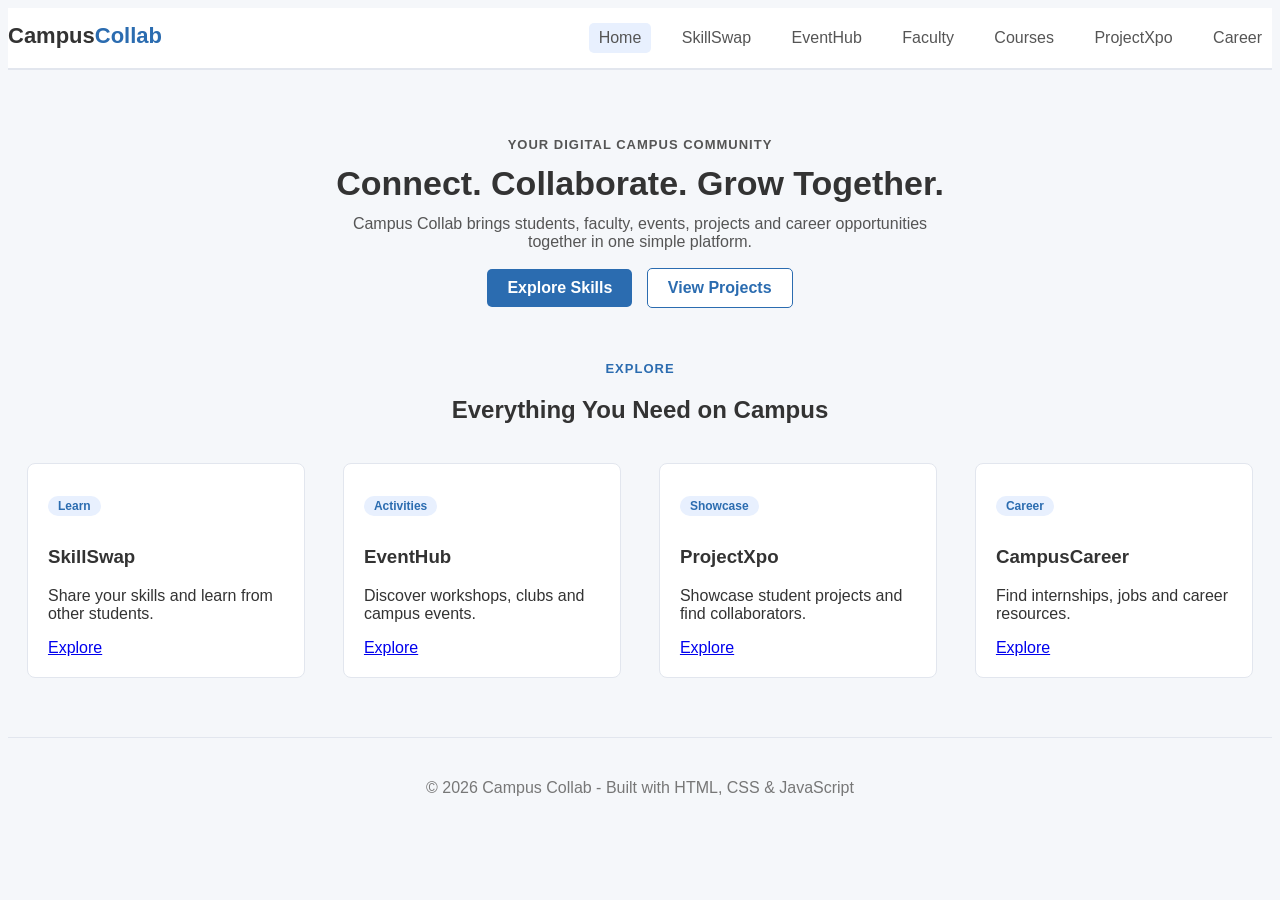
<file: index.html>
<!DOCTYPE html>
<html>
<head>
<title>Campus Collab | Home</title>
<link rel="stylesheet" href="index.css">
</head>
<body>

<div class="header">
  <div class="navbar">
    <div class="logo">Campus<span>Collab</span></div>
    <div class="nav-links">
      <a class="active" href="index.html">Home</a>
      <a href="skillswap.html">SkillSwap</a>
      <a href="eventhub.html">EventHub</a>
      <a href="faculty.html">Faculty</a>
      <a href="courses.html">Courses</a>
      <a href="projects.html">ProjectXpo</a>
      <a href="career.html">Career</a>
    </div>
  </div>
</div>

<div class="container">

  <div class="page-head">
    <p class="eyebrow">YOUR DIGITAL CAMPUS COMMUNITY</p>
    <h1>Connect. Collaborate. Grow Together.</h1>
    <p>Campus Collab brings students, faculty, events, projects and career opportunities together in one simple platform.</p>
    <a class="primary-btn" href="skillswap.html">Explore Skills</a>
    <a class="secondary-btn" href="projects.html">View Projects</a>
  </div>

  <div>
    <p class="eyebrow" style="text-align:center;">EXPLORE</p>
    <h2 style="text-align:center;">Everything You Need on Campus</h2>

    <div class="card-row">
      <div class="explore-card">
        <p class="tag">Learn</p>
        <h3>SkillSwap</h3>
        <p>Share your skills and learn from other students.</p>
        <a href="skillswap.html">Explore</a>
      </div>
      <div class="explore-card">
        <p class="tag">Activities</p>
        <h3>EventHub</h3>
        <p>Discover workshops, clubs and campus events.</p>
        <a href="eventhub.html">Explore</a>
      </div>
      <div class="explore-card">
        <p class="tag">Showcase</p>
        <h3>ProjectXpo</h3>
        <p>Showcase student projects and find collaborators.</p>
        <a href="projects.html">Explore</a>
      </div>
      <div class="explore-card">
        <p class="tag">Career</p>
        <h3>CampusCareer</h3>
        <p>Find internships, jobs and career resources.</p>
        <a href="career.html">Explore</a>
      </div>
    </div>
  </div>

</div>

<div class="footer">
  <p>&copy; 2026 Campus Collab - Built with HTML, CSS &amp; JavaScript</p>
</div>

</body>
</html>
</file>
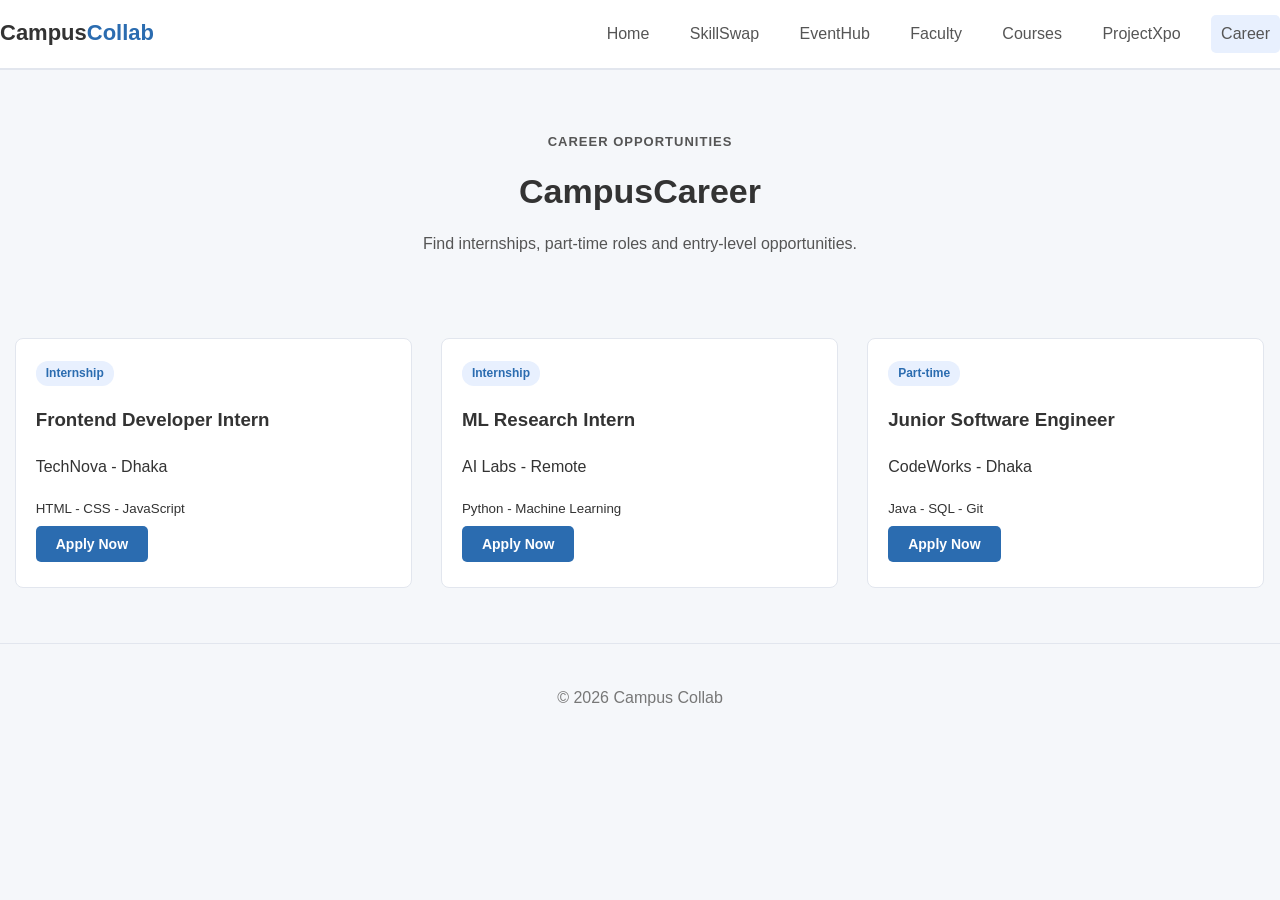
<file: career.html>
<!DOCTYPE html>
<html>
<head>
<title>CampusCareer | Campus Collab</title>
<link rel="stylesheet" href="career.css">
</head>
<body>

<div class="header">
  <div class="navbar">
    <div class="logo">Campus<span>Collab</span></div>
    <div class="nav-links">
      <a href="index.html">Home</a>
      <a href="skillswap.html">SkillSwap</a>
      <a href="eventhub.html">EventHub</a>
      <a href="faculty.html">Faculty</a>
      <a href="courses.html">Courses</a>
      <a href="projects.html">ProjectXpo</a>
      <a class="active" href="career.html">Career</a>
    </div>
  </div>
</div>

<div class="container">

  <div class="page-head">
    <p class="eyebrow">CAREER OPPORTUNITIES</p>
    <h1>CampusCareer</h1>
    <p>Find internships, part-time roles and entry-level opportunities.</p>
  </div>

  <div class="card-row">
    <div class="job-card">
      <div class="tag">Internship</div>
      <h3>Frontend Developer Intern</h3>
      <p>TechNova - Dhaka</p>
      <small>HTML - CSS - JavaScript</small><br>
      <button onclick="applyJob('Frontend Developer Intern')">Apply Now</button>
    </div>
    <div class="job-card">
      <div class="tag">Internship</div>
      <h3>ML Research Intern</h3>
      <p>AI Labs - Remote</p>
      <small>Python - Machine Learning</small><br>
      <button onclick="applyJob('ML Research Intern')">Apply Now</button>
    </div>
    <div class="job-card">
      <div class="tag">Part-time</div>
      <h3>Junior Software Engineer</h3>
      <p>CodeWorks - Dhaka</p>
      <small>Java - SQL - Git</small><br>
      <button onclick="applyJob('Junior Software Engineer')">Apply Now</button>
    </div>
  </div>

</div>

<div class="footer">
  <p>&copy; 2026 Campus Collab</p>
</div>

<script>

function applyJob(title) {
  var name = prompt("Enter your name to apply for " + title + ":");
  if (name) {
    alert("Thank you " + name + "! Your application for " + title + " has been submitted.");
  }
}
</script>
</body>
</html>
</file>
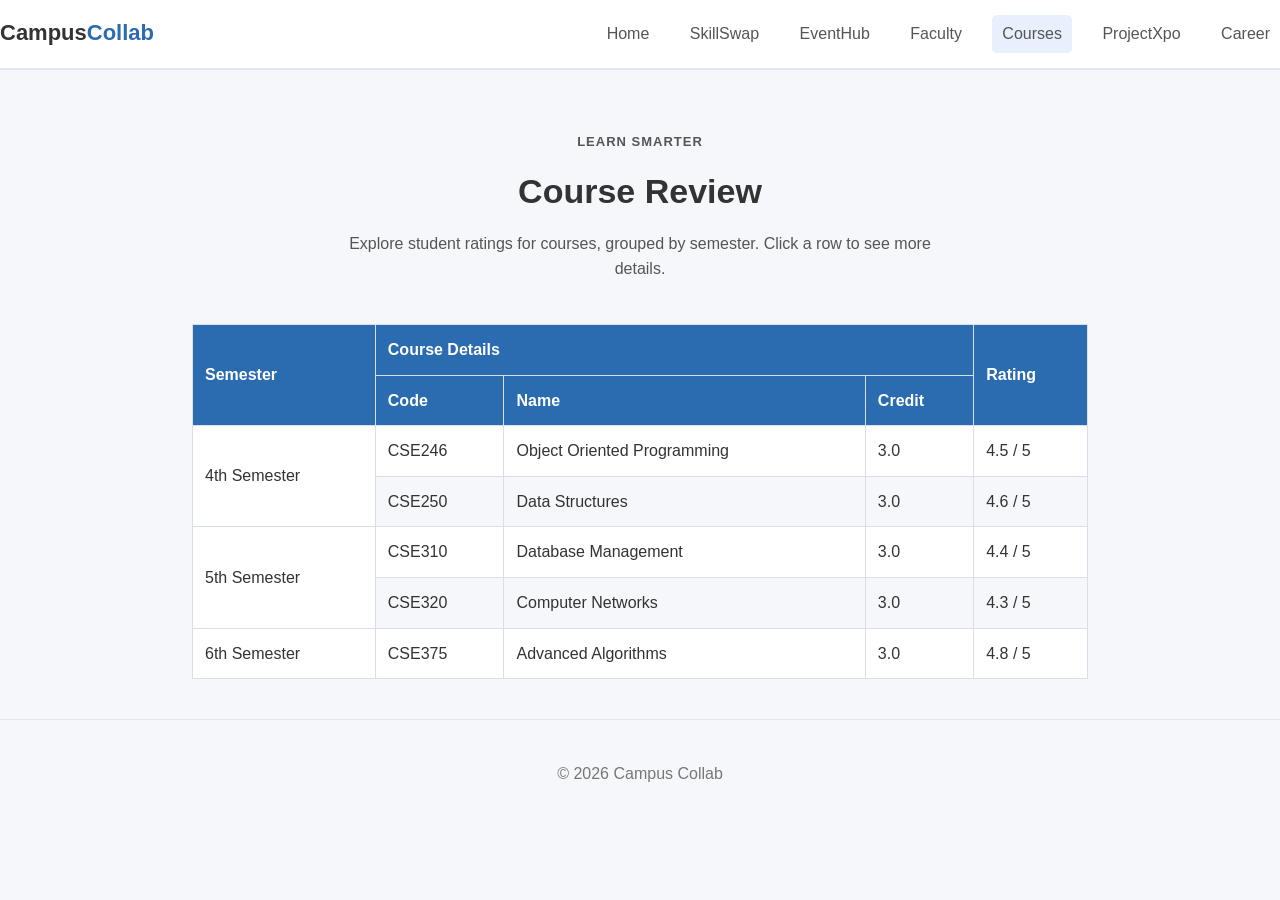
<file: courses.html>
<!DOCTYPE html>
<html>
<head>
<title>Course Review | Campus Collab</title>
<link rel="stylesheet" href="courses.css">
</head>
<body>

<div class="header">
  <div class="navbar">
    <div class="logo">Campus<span>Collab</span></div>
    <div class="nav-links">
      <a href="index.html">Home</a>
      <a href="skillswap.html">SkillSwap</a>
      <a href="eventhub.html">EventHub</a>
      <a href="faculty.html">Faculty</a>
      <a class="active" href="courses.html">Courses</a>
      <a href="projects.html">ProjectXpo</a>
      <a href="career.html">Career</a>
    </div>
  </div>
</div>

<div class="container">

  <div class="page-head">
    <p class="eyebrow">LEARN SMARTER</p>
    <h1>Course Review</h1>
    <p>Explore student ratings for courses, grouped by semester. Click a row to see more details.</p>
  </div>

  <table>
    <tr>
      <th rowspan="2">Semester</th>
      <th colspan="3">Course Details</th>
      <th rowspan="2">Rating</th>
    </tr>
    <tr>
      <th>Code</th>
      <th>Name</th>
      <th>Credit</th>
    </tr>

    <tr class="course-row" onclick="courseInfo('CSE246 - Object Oriented Programming','Java, OOP concepts and software design.')">
      <td rowspan="2">4th Semester</td>
      <td>CSE246</td>
      <td>Object Oriented Programming</td>
      <td>3.0</td>
      <td>4.5 / 5</td>
    </tr>
    <tr class="course-row-alt" onclick="courseInfo('CSE250 - Data Structures','Arrays, linked lists, stacks, queues and trees.')">
      <td>CSE250</td>
      <td>Data Structures</td>
      <td>3.0</td>
      <td>4.6 / 5</td>
    </tr>

    <tr class="course-row" onclick="courseInfo('CSE310 - Database Management','SQL, relational models and database design.')">
      <td rowspan="2">5th Semester</td>
      <td>CSE310</td>
      <td>Database Management</td>
      <td>3.0</td>
      <td>4.4 / 5</td>
    </tr>
    <tr class="course-row-alt" onclick="courseInfo('CSE320 - Computer Networks','Network layers, protocols and data communication.')">
      <td>CSE320</td>
      <td>Computer Networks</td>
      <td>3.0</td>
      <td>4.3 / 5</td>
    </tr>

    <tr class="course-row" onclick="courseInfo('CSE375 - Advanced Algorithms','Problem solving, graph algorithms and complexity.')">
      <td>6th Semester</td>
      <td>CSE375</td>
      <td>Advanced Algorithms</td>
      <td>3.0</td>
      <td>4.8 / 5</td>
    </tr>
  </table>

</div>

<div class="footer">
  <p>&copy; 2026 Campus Collab</p>
</div>

<script>
function courseInfo(name, description) {
  alert(name + "\n\n" + description);
}
</script>
</body>
</html>
</file>
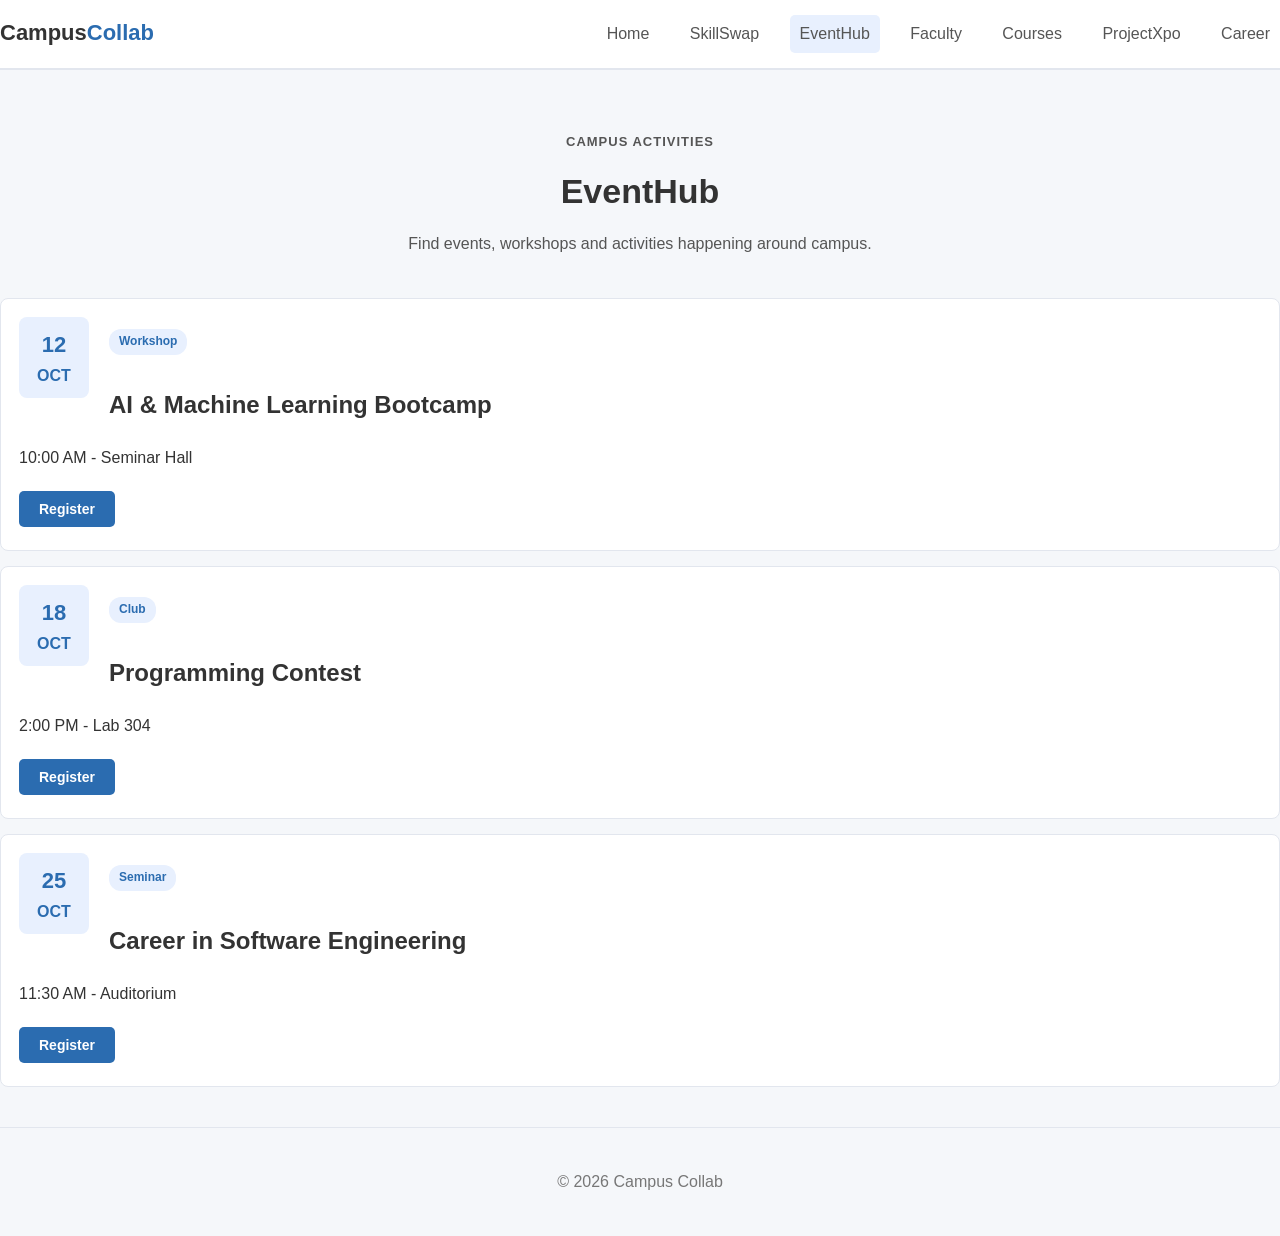
<file: eventhub.html>
<!DOCTYPE html>
<html>
<head>
<title>EventHub | Campus Collab</title>
<link rel="stylesheet" href="eventhub.css">
</head>
<body>

<div class="header">
  <div class="navbar">
    <div class="logo">Campus<span>Collab</span></div>
    <div class="nav-links">
      <a href="index.html">Home</a>
      <a href="skillswap.html">SkillSwap</a>
      <a class="active" href="eventhub.html">EventHub</a>
      <a href="faculty.html">Faculty</a>
      <a href="courses.html">Courses</a>
      <a href="projects.html">ProjectXpo</a>
      <a href="career.html">Career</a>
    </div>
  </div>
</div>

<div class="container">

  <div class="page-head">
    <p class="eyebrow">CAMPUS ACTIVITIES</p>
    <h1>EventHub</h1>
    <p>Find events, workshops and activities happening around campus.</p>
  </div>

  <div class="event">
    <div class="date"><span class="day">12</span>OCT</div>
    <div>
      <p class="tag">Workshop</p>
      <h2>AI &amp; Machine Learning Bootcamp</h2>
      <p>10:00 AM -  Seminar Hall</p>
      <button onclick="registerEvent('AI & Machine Learning Bootcamp')">Register</button>
    </div>
  </div>

  <div class="event">
    <div class="date"><span class="day">18</span>OCT</div>
    <div>
      <p class="tag">Club</p>
      <h2>Programming Contest</h2>
      <p>2:00 PM  - Lab 304</p>
      <button onclick="registerEvent('Programming Contest')">Register</button>
    </div>
  </div>

  <div class="event">
    <div class="date"><span class="day">25</span>OCT</div>
    <div>
      <p class="tag">Seminar</p>
      <h2>Career in Software Engineering</h2>
      <p>11:30 AM  - Auditorium</p>
      <button onclick="registerEvent('Career in Software Engineering')">Register</button>
    </div>
  </div>

</div>

<div class="footer">
  <p>&copy; 2026 Campus Collab</p>
</div>

<script>
function registerEvent(eventName) {
  alert("You have registered for: " + eventName);
}
</script>
</body>
</html>
</file>
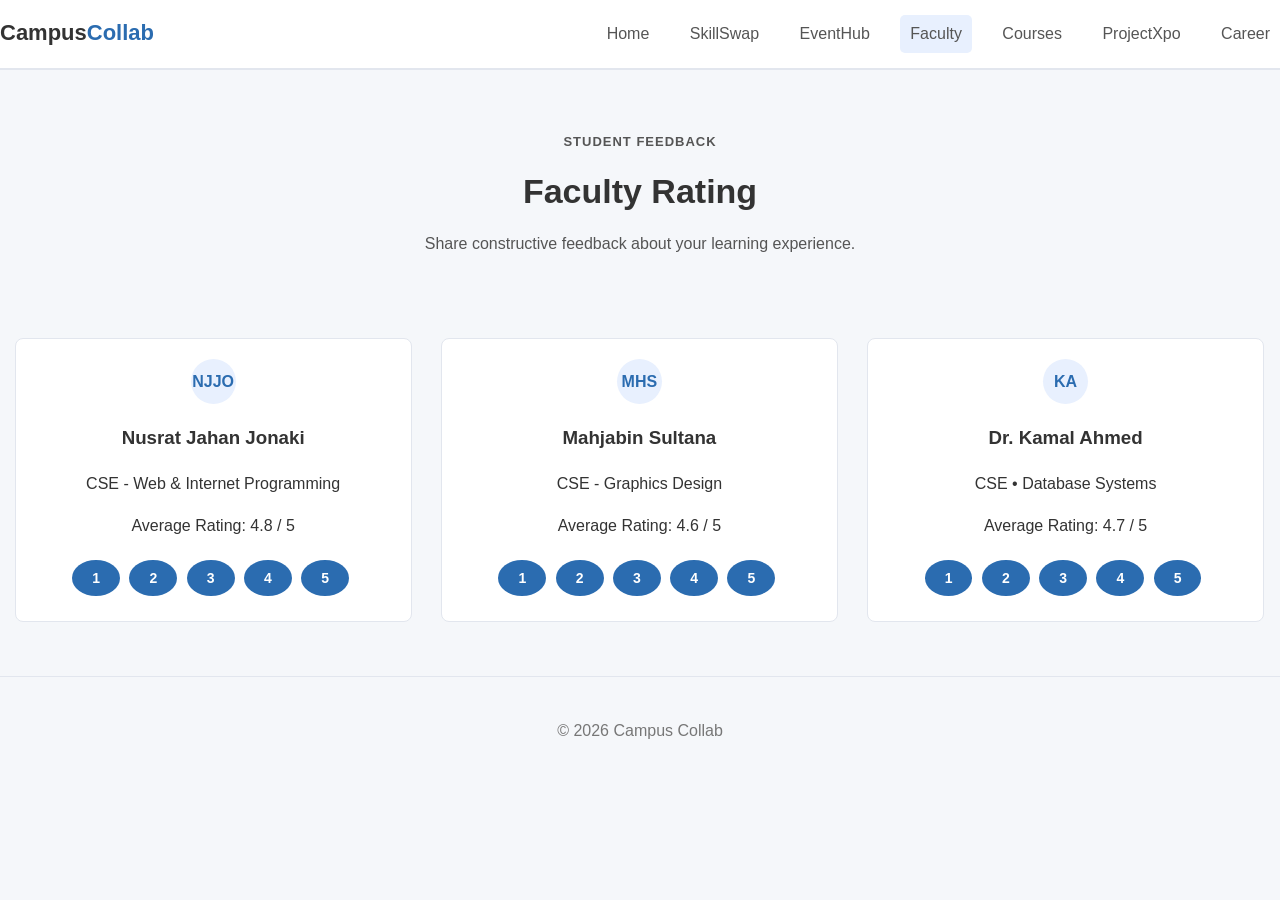
<file: faculty.html>
<!DOCTYPE html>
<html>
<head>
<title>Faculty Rating | Campus Collab</title>
<link rel="stylesheet" href="faculty.css">
</head>
<body>

<div class="header">
  <div class="navbar">
    <div class="logo">Campus<span>Collab</span></div>
    <div class="nav-links">
      <a href="index.html">Home</a>
      <a href="skillswap.html">SkillSwap</a>
      <a href="eventhub.html">EventHub</a>
      <a class="active" href="faculty.html">Faculty</a>
      <a href="courses.html">Courses</a>
      <a href="projects.html">ProjectXpo</a>
      <a href="career.html">Career</a>
    </div>
  </div>
</div>

<div class="container">

  <div class="page-head">
    <p class="eyebrow">STUDENT FEEDBACK</p>
    <h1>Faculty Rating</h1>
    <p>Share constructive feedback about your learning experience.</p>
  </div>

  <div class="card-row">
    <div class="faculty-card">
      <div class="avatar-center">NJJO</div>
      <h3>Nusrat Jahan Jonaki</h3>
      <p>CSE - Web &amp; Internet Programming</p>
      <p id="rating1">Average Rating: 4.8 / 5</p>
      <div class="rating-buttons">
        <button onclick="rateFaculty('rating1',1)">1</button>
        <button onclick="rateFaculty('rating1',2)">2</button>
        <button onclick="rateFaculty('rating1',3)">3</button>
        <button onclick="rateFaculty('rating1',4)">4</button>
        <button onclick="rateFaculty('rating1',5)">5</button>
      </div>
    </div>

    <div class="faculty-card">
      <div class="avatar-center">MHS</div>
      <h3>Mahjabin Sultana</h3>
      <p>CSE - Graphics Design</p>
      <p id="rating2">Average Rating: 4.6 / 5</p>
      <div class="rating-buttons">
        <button onclick="rateFaculty('rating2',1)">1</button>
        <button onclick="rateFaculty('rating2',2)">2</button>
        <button onclick="rateFaculty('rating2',3)">3</button>
        <button onclick="rateFaculty('rating2',4)">4</button>
        <button onclick="rateFaculty('rating2',5)">5</button>
      </div>
    </div>

    <div class="faculty-card">
      <div class="avatar-center">KA</div>
      <h3>Dr. Kamal Ahmed</h3>
      <p>CSE &bull; Database Systems</p>
      <p id="rating3">Average Rating: 4.7 / 5</p>
      <div class="rating-buttons">
        <button onclick="rateFaculty('rating3',1)">1</button>
        <button onclick="rateFaculty('rating3',2)">2</button>
        <button onclick="rateFaculty('rating3',3)">3</button>
        <button onclick="rateFaculty('rating3',4)">4</button>
        <button onclick="rateFaculty('rating3',5)">5</button>
      </div>
    </div>
  </div>

</div>

<div class="footer">
  <p>&copy; 2026 Campus Collab</p>
</div>

<script>
/* ---------- Faculty Rating: simple 1-5 rating ---------- */
// id = kon card er rating text bodlabo, score = user kon number e click korlo
function rateFaculty(id, score) {
  document.getElementById(id).innerText = "Your Rating: " + score + " / 5";
}
</script>
</body>
</html>
</file>
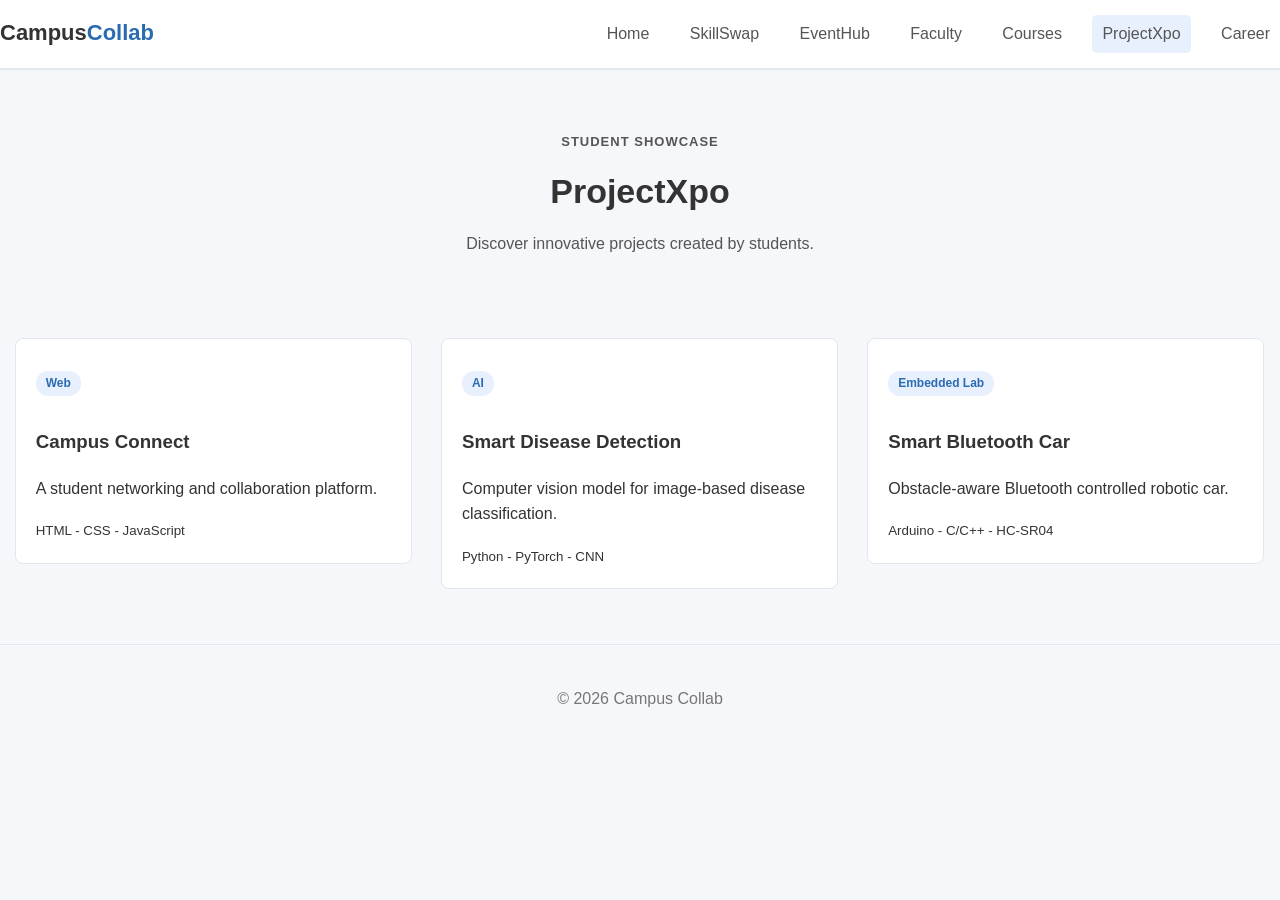
<file: projects.html>
<!DOCTYPE html>
<html>
<head>
<title>ProjectXpo | Campus Collab</title>
<link rel="stylesheet" href="projects.css">
</head>
<body>

<div class="header">
  <div class="navbar">
    <div class="logo">Campus<span>Collab</span></div>
    <div class="nav-links">
      <a href="index.html">Home</a>
      <a href="skillswap.html">SkillSwap</a>
      <a href="eventhub.html">EventHub</a>
      <a href="faculty.html">Faculty</a>
      <a href="courses.html">Courses</a>
      <a class="active" href="projects.html">ProjectXpo</a>
      <a href="career.html">Career</a>
    </div>
  </div>
</div>

<div class="container">

  <div class="page-head">
    <p class="eyebrow">STUDENT SHOWCASE</p>
    <h1>ProjectXpo</h1>
    <p>Discover innovative projects created by students.</p>
  </div>

  <div class="card-row">
    <div class="project-card">
      <p class="tag">Web</p>
      <h3>Campus Connect</h3>
      <p>A student networking and collaboration platform.</p>
      <small>HTML - CSS - JavaScript</small>
    </div>
    <div class="project-card">
      <p class="tag">AI</p>
      <h3>Smart Disease Detection</h3>
      <p>Computer vision model for image-based disease classification.</p>
      <small>Python - PyTorch - CNN</small>
    </div>
    <div class="project-card">
      <p class="tag">Embedded Lab</p>
      <h3>Smart Bluetooth Car</h3>
      <p>Obstacle-aware Bluetooth controlled robotic car.</p>
      <small>Arduino - C/C++ - HC-SR04</small>
    </div>
  </div>

</div>

<div class="footer">
  <p>&copy; 2026 Campus Collab</p>
</div>


</body>
</html>
</file>
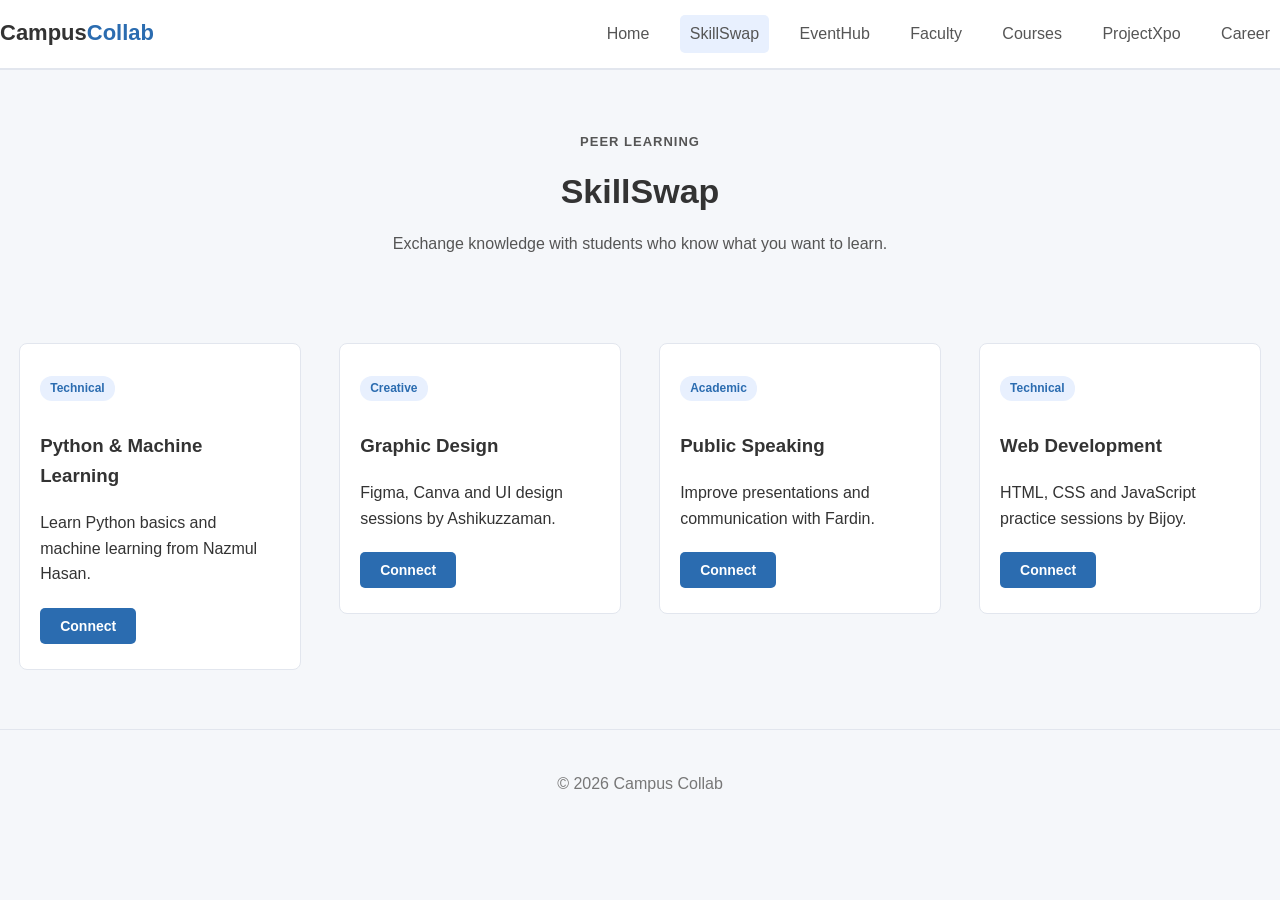
<file: skillswap.html>
<!DOCTYPE html>
<html>
<head>

<title>SkillSwap | Campus Collab</title>
<link rel="stylesheet" href="skillswap.css">
</head>
<body>

<div class="header">
  <div class="navbar">
    <div class="logo">Campus<span>Collab</span></div>
    <div class="nav-links">
      <a href="index.html">Home</a>
      <a class="active" href="skillswap.html">SkillSwap</a>
      <a href="eventhub.html">EventHub</a>
      <a href="faculty.html">Faculty</a>
      <a href="courses.html">Courses</a>
      <a href="projects.html">ProjectXpo</a>
      <a href="career.html">Career</a>
    </div>
  </div>
</div>

<div class="container">

  <div class="page-head">
    <p class="eyebrow">PEER LEARNING</p>
    <h1>SkillSwap</h1>
    <p>Exchange knowledge with students who know what you want to learn.</p>
  </div>

  <div class="card-row">
    <div class="skill-card">
      <p class="tag">Technical</p>
      <h3>Python &amp; Machine Learning</h3>
      <p>Learn Python basics and machine learning from Nazmul Hasan.</p>
      <button onclick="contactSkill('Nazmul Hasan')">Connect</button>
    </div>
    <div class="skill-card">
      <p class="tag">Creative</p>
      <h3>Graphic Design</h3>
      <p>Figma, Canva and UI design sessions by Ashikuzzaman.</p>
      <button onclick="contactSkill('Ashikuzzaman')">Connect</button>
    </div>
    <div class="skill-card">
      <p class="tag">Academic</p>
      <h3>Public Speaking</h3>
      <p>Improve presentations and communication with Fardin.</p>
      <button onclick="contactSkill('Fardin')">Connect</button>
    </div>
    <div class="skill-card">
      <p class="tag">Technical</p>
      <h3>Web Development</h3>
      <p>HTML, CSS and JavaScript practice sessions by Bijoy.</p>
      <button onclick="contactSkill('Bijoy')">Connect</button>
    </div>
  </div>

</div>

<div class="footer">
  <p>&copy; 2026 Campus Collab</p>
</div>

<script>

function contactSkill(name) {
  alert("A connection request has been sent to " + name + ".");
}
</script>
</body>
</html>
</file>
<file: index.css>
* { box-sizing: border-box; }

body {

  font-family: Arial, Helvetica, sans-serif;
  background-color: #f5f7fa;
  color: #333333;
}


.header {
  background-color: #ffffff;
  border-bottom: 2px solid #e2e6ee;
  padding: 15px 0;
}
.navbar {
  overflow: auto; 
}
.logo { font-size: 22px; font-weight:bold; color: #333333; float: left; }
.logo span { color: #2b6cb0; }
.nav-links { float: right; }
.nav-links a {
  display: inline-block;
  margin-left: 16px;
  text-decoration: none;
  color: #555555;
  padding: 6px 10px;
  border-radius: 5px;
}
.nav-links a:hover { background-color: #e8f0fe; color: #2b6cb0; }
.active { background-color: #e8f0fe; color: #2b6cb0; }


.eyebrow { color: #2b6cb0; font-weight: bold; letter-spacing: 1px; font-size: 13px; }
.tag {
  display: inline-block;
  background-color: #e8f0fe;
  color: #2b6cb0;
  padding: 3px 10px;
  border-radius: 12px;
  font-size: 12px;
  font-weight: bold;
}

.footer {
  text-align: center;
  padding: 25px;
  color: #777777;
  border-top: 1px solid #e2e6ee;
  margin-top: 40px;
}


.page-head { text-align: center; padding: 55px 20px 35px; }
.page-head h1 { font-size: 34px; margin: 10px 0; }
.page-head p { max-width: 600px; margin: 12px auto; color: #555555; }


.primary-btn {
  display: inline-block;
  text-decoration: none;
  padding: 10px 20px;
  border-radius: 5px;
  font-weight: bold;
  margin: 5px;
  background-color: #2b6cb0;
  color: #ffffff;
}
.primary-btn:hover { background-color: #1e4e80; }
.secondary-btn {
  display: inline-block;
  text-decoration: none;
  padding: 10px 20px;
  border-radius: 5px;
  font-weight: bold;
  margin: 5px;
  background-color: #ffffff;
  color: #2b6cb0;
  border: 1px solid #2b6cb0;
}
.secondary-btn:hover { background-color: #e8f0fe; }

.card-row { overflow: auto;}

.explore-card {
  float: left;
  width: 22%;
  margin: 1.5%;
  background-color: #ffffff;
  border: 1px solid #e2e6ee;
  border-radius: 8px;
  padding: 20px;
}
</file>
<file: career.css>
* { box-sizing: border-box; }

body {
  margin: 0;
  font-family: Arial, Helvetica, sans-serif;
  background-color: #f5f7fa;
  color: #333333;
  line-height: 1.6;
}



.header {
  background-color: #ffffff;
  border-bottom: 2px solid #e2e6ee;
  padding: 15px 0;
}
.navbar {
  overflow: auto; 
}
.logo { font-size: 22px; font-weight: bold; color: #333333; float: left; }
.logo span { color: #2b6cb0; }
.nav-links { float: right; }
.nav-links a {
  display: inline-block;
  margin-left: 16px;
  text-decoration: none;
  color: #555555;
  padding: 6px 10px;
  border-radius: 5px;
}
.nav-links a:hover { background-color: #e8f0fe; color: #2b6cb0; }
.active { background-color: #e8f0fe; color: #2b6cb0; }


.eyebrow { color: #2b6cb0; font-weight: bold; letter-spacing: 1px; font-size: 13px; }
.tag {
  display: inline-block;
  background-color: #e8f0fe;
  color: #2b6cb0;
  padding: 3px 10px;
  border-radius: 12px;
  font-size: 12px;
  font-weight: bold;
}
button {
  padding: 10px 20px;
  border-radius: 5px;
  font-weight: bold;
  font-size: 14px;
  margin: 5px 5px 5px 0;
  border: none;
  cursor: pointer;
  background-color: #2b6cb0;
  color: #ffffff;
}
button:hover { background-color: #1e4e80; }


.footer {
  text-align: center;
  padding: 25px;
  color: #777777;
  border-top: 1px solid #e2e6ee;
  margin-top: 40px;
}


.page-head { text-align: center; padding: 50px 20px 30px; }
.page-head h1 { font-size: 34px; margin: 10px 0; }
.page-head p { max-width: 600px; margin: 12px auto; color: #555555; }


.card-row { overflow: auto; margin: 25px 0; }


input, textarea {
  width: 100%;
  padding: 10px;
  margin-bottom: 10px;
  border: 1px solid #d9deea;
  border-radius: 5px;
  font-family: inherit;
  font-size: 14px;
}


.job-card {
  float: left;
  width: 31%;
  margin: 1.15%;
  background-color: #ffffff;
  border: 1px solid #e2e6ee;
  border-radius: 8px;
  padding: 20px;
}
</file>
<file: courses.css>
* { box-sizing: border-box; }

body {
  margin: 0;
  font-family: Arial, Helvetica, sans-serif;
  background-color: #f5f7fa;
  color: #333333;
  line-height: 1.6;
}



.header {
  background-color: #ffffff;
  border-bottom: 2px solid #e2e6ee;
  padding: 15px 0;
}
.navbar {
  overflow: auto; 
}
.logo { font-size: 22px; font-weight: bold; color: #333333; float: left; }
.logo span { color: #2b6cb0; }
.nav-links { float: right; }
.nav-links a {
  display: inline-block;
  margin-left: 16px;
  text-decoration: none;
  color: #555555;
  padding: 6px 10px;
  border-radius: 5px;
}
.nav-links a:hover { background-color: #e8f0fe; color: #2b6cb0; }
.active { background-color: #e8f0fe; color: #2b6cb0; }


.eyebrow { color: #2b6cb0; font-weight: bold; letter-spacing: 1px; font-size: 13px; }
.tag {
  display: inline-block;
  background-color: #e8f0fe;
  color: #2b6cb0;
  padding: 3px 10px;
  border-radius: 12px;
  font-size: 12px;
  font-weight: bold;
}
button {
  padding: 10px 20px;
  border-radius: 5px;
  font-weight: bold;
  font-size: 14px;
  margin: 5px 5px 5px 0;
  border: none;
  cursor: pointer;
  background-color: #2b6cb0;
  color: #ffffff;
}
button:hover { background-color: #1e4e80; }


.footer {
  text-align: center;
  padding: 25px;
  color: #777777;
  border-top: 1px solid #e2e6ee;
  margin-top: 40px;
}


.page-head { text-align: center; padding: 50px 20px 30px; }
.page-head h1 { font-size: 34px; margin: 10px 0; }
.page-head p { max-width: 600px; margin: 12px auto; color: #555555; }


table {
  width: 70%;
  
  border-collapse: collapse;
  margin: auto;
  background-color: #ffffff;
}
th, td { border: 1px solid #d9deea; padding: 12px; text-align: left; }
th { background-color: #2b6cb0; color: #ffffff; }


.course-row:hover { background-color: #e8f0fe; cursor: pointer; }
.course-row-alt { background-color: #f5f7fa; }
.course-row-alt:hover { background-color: #e8f0fe; cursor: pointer; }
</file>
<file: eventhub.css>
* { box-sizing: border-box; }

body {
  margin: 0;
  font-family: Arial, Helvetica, sans-serif;
  background-color: #f5f7fa;
  color: #333333;
  line-height: 1.6;
}



.header {
  background-color: #ffffff;
  border-bottom: 2px solid #e2e6ee;
  padding: 15px 0;
}
.navbar {
  overflow: auto; 
}
.logo { font-size: 22px; font-weight: bold; color: #333333; float: left; }
.logo span { color: #2b6cb0; }
.nav-links { float: right; }
.nav-links a {
  display: inline-block;
  margin-left: 16px;
  text-decoration: none;
  color: #555555;
  padding: 6px 10px;
  border-radius: 5px;
}
.nav-links a:hover { background-color: #e8f0fe; color: #2b6cb0; }
.active { background-color: #e8f0fe; color: #2b6cb0; }


.eyebrow { color: #2b6cb0; font-weight: bold; letter-spacing: 1px; font-size: 13px; }
.tag {
  display: inline-block;
  background-color: #e8f0fe;
  color: #2b6cb0;
  padding: 3px 10px;
  border-radius: 12px;
  font-size: 12px;
  font-weight: bold;
}
button {
  padding: 10px 20px;
  border-radius: 5px;
  font-weight: bold;
  font-size: 14px;
  margin: 5px 5px 5px 0;
  border: none;
  cursor: pointer;
  background-color: #2b6cb0;
  color: #ffffff;
}
button:hover { background-color: #1e4e80; }


.footer {
  text-align: center;
  padding: 25px;
  color: #777777;
  border-top: 1px solid #e2e6ee;
  margin-top: 40px;
}


.page-head { text-align: center; padding: 50px 20px 30px; }
.page-head h1 { font-size: 34px; margin: 10px 0; }
.page-head p { max-width: 600px; margin: 12px auto; color: #555555; }


.event {
  overflow: auto;
  background-color: #ffffff;
  border: 1px solid #e2e6ee;
  border-radius: 8px;
  padding: 18px;
  margin-bottom: 15px;
}
.date {
  float: left;
  width: 70px;
  text-align: center;
  background-color: #e8f0fe;
  color: #2b6cb0;
  border-radius: 8px;
  padding: 10px 0;
  margin-right: 20px;
  font-weight: bold;
}
.day { font-size: 22px; display: block; }
</file>
<file: faculty.css>
* { box-sizing: border-box; }

body {
  margin: 0;
  font-family: Arial, Helvetica, sans-serif;
  background-color: #f5f7fa;
  color: #333333;
  line-height: 1.6;
}
div button{
  border-radius: 50%;
}



.header {
  background-color: #ffffff;
  border-bottom: 2px solid #e2e6ee;
  padding: 15px 0;
}
.navbar {
  overflow: auto; 
}
.logo { font-size: 22px; font-weight: bold; color: #333333; float: left; }
.logo span { color: #2b6cb0; }
.nav-links { float: right; }
.nav-links a {
  display: inline-block;
  margin-left: 16px;
  text-decoration: none;
  color: #555555;
  padding: 6px 10px;
  border-radius: 5px;
}
.nav-links a:hover { background-color: #e8f0fe; color: #2b6cb0; }
.active { background-color: #e8f0fe; color: #2b6cb0; }


.eyebrow { color: #2b6cb0; font-weight: bold; letter-spacing: 1px; font-size: 13px; }
.tag {
  display: inline-block;
  background-color: #e8f0fe;
  color: #2b6cb0;
  padding: 3px 10px;
  border-radius: 12px;
  font-size: 12px;
  font-weight: bold;
}
button {
  padding: 10px 20px;
  border-radius: 5px;
  font-weight: bold;
  font-size: 14px;
  margin: 5px 5px 5px 0;
  border: none;
  cursor: pointer;
  background-color: #2b6cb0;
  color: #ffffff;
}
button:hover { background-color: #1e4e80; }

/* ===== Footer ===== */
.footer {
  text-align: center;
  padding: 25px;
  color: #777777;
  border-top: 1px solid #e2e6ee;
  margin-top: 40px;
}


.page-head { text-align: center; padding: 50px 20px 30px; }
.page-head h1 { font-size: 34px; margin: 10px 0; }
.page-head p { max-width: 600px; margin: 12px auto; color: #555555; }


.card-row { overflow: auto; margin: 25px 0; }


.faculty-card {
  float: left;
  width: 31%;
  margin: 1.15%;
  background-color: #ffffff;
  border: 1px solid #e2e6ee;
  border-radius: 8px;
  padding: 20px;
  text-align: center;
}


.avatar-center {
  width: 45px;
  height: 45px;
  border-radius: 50%;
  background-color: #e8f0fe;
  color: #2b6cb0;
  text-align: center;
  line-height: 45px;
  font-weight: bold;
  margin: 0 auto 10px;
}


.rating-buttons a {
  display: inline-block;
  width: 28px;
  height: 28px;
  line-height: 28px;
  text-align: center;
  background-color: #e8f0fe;
  color: #2b6cb0;
  border-radius: 50%;
  text-decoration: none;
  margin-right: 4px;
  font-weight: bold;
}
.rating-buttons a:hover { background-color: #2b6cb0; color: #ffffff; }
</file>
<file: projects.css>
* { box-sizing: border-box; }

body {
  margin: 0;
  font-family: Arial, Helvetica, sans-serif;
  background-color: #f5f7fa;
  color: #333333;
  line-height: 1.6;
}



.header {
  background-color: #ffffff;
  border-bottom: 2px solid #e2e6ee;
  padding: 15px 0;
}
.navbar {
  overflow: auto; 
}
.logo { font-size: 22px; font-weight: bold; color: #333333; float: left; }
.logo span { color: #2b6cb0; }
.nav-links { float: right; }
.nav-links a {
  display: inline-block;
  margin-left: 16px;
  text-decoration: none;
  color: #555555;
  padding: 6px 10px;
  border-radius: 5px;
}
.nav-links a:hover { background-color: #e8f0fe; color: #2b6cb0; }
.active { background-color: #e8f0fe; color: #2b6cb0; }


.eyebrow { color: #2b6cb0; font-weight: bold; letter-spacing: 1px; font-size: 13px; }
.tag {
  display: inline-block;
  background-color: #e8f0fe;
  color: #2b6cb0;
  padding: 3px 10px;
  border-radius: 12px;
  font-size: 12px;
  font-weight: bold;
}
button {
  padding: 10px 20px;
  border-radius: 5px;
  font-weight: bold;
  font-size: 14px;
  margin: 5px 5px 5px 0;
  border: none;
  cursor: pointer;
  background-color: #2b6cb0;
  color: #ffffff;
}
button:hover { background-color: #1e4e80; }


.footer {
  text-align: center;
  padding: 25px;
  color: #777777;
  border-top: 1px solid #e2e6ee;
  margin-top: 40px;
}


.page-head { text-align: center; padding: 50px 20px 30px; }
.page-head h1 { font-size: 34px; margin: 10px 0; }
.page-head p { max-width: 600px; margin: 12px auto; color: #555555; }


.card-row { overflow: auto; margin: 25px 0; }



.project-card {
  float: left;
  width: 31%;
  margin: 1.15%;
  background-color: #ffffff;
  border: 1px solid #e2e6ee;
  border-radius: 8px;
  padding: 20px;
}
</file>
<file: skillswap.css>
* { box-sizing: border-box; }

body {
  margin: 0;
  font-family: Arial, Helvetica, sans-serif;
  background-color: #f5f7fa;
  color: #333333;
  line-height: 1.6;
}




.header {
  background-color: #ffffff;
  border-bottom: 2px solid #e2e6ee;
  padding: 15px 0;
}
.navbar {
  
  overflow: auto; 
}
.logo { font-size: 22px; font-weight: bold; color: #333333; float: left; }
.logo span { color: #2b6cb0; }
.nav-links { float: right; }
.nav-links a {
  display: inline-block;
  margin-left: 16px;
  text-decoration: none;
  color: #555555;
  padding: 6px 10px;
  border-radius: 5px;
}
.nav-links a:hover { background-color: #e8f0fe; color: #2b6cb0; }
.active { background-color: #e8f0fe; color: #2b6cb0; }


.eyebrow { color: #2b6cb0; font-weight: bold; letter-spacing: 1px; font-size: 13px; }
.tag {
  display: inline-block;
  background-color: #e8f0fe;
  color: #2b6cb0;
  padding: 3px 10px;
  border-radius: 12px;
  font-size: 12px;
  font-weight: bold;
}
button {
  padding: 10px 20px;
  border-radius: 5px;
  font-weight: bold;
  font-size: 14px;
  margin: 5px 5px 5px 0;
  border: none;
  cursor: pointer;
  background-color: #2b6cb0;
  color: #ffffff;
}
button:hover { background-color: #1e4e80; }


.footer {
  text-align: center;
  padding: 25px;
  color: #777777;
  border-top: 1px solid #e2e6ee;
  margin-top: 40px;
}


.page-head { text-align: center; padding: 50px 20px 30px; }
.page-head h1 { font-size: 34px; margin: 10px 0; }
.page-head p { max-width: 600px; margin: 12px auto; color: #555555; }


.card-row { overflow: auto; margin: 25px 0; }


.skill-card {
  float: left;
  width: 22%;
  margin: 1.5%;
  background-color: #ffffff;
  border: 1px solid #e2e6ee;
  border-radius: 8px;
  padding: 20px;
}
</file>
